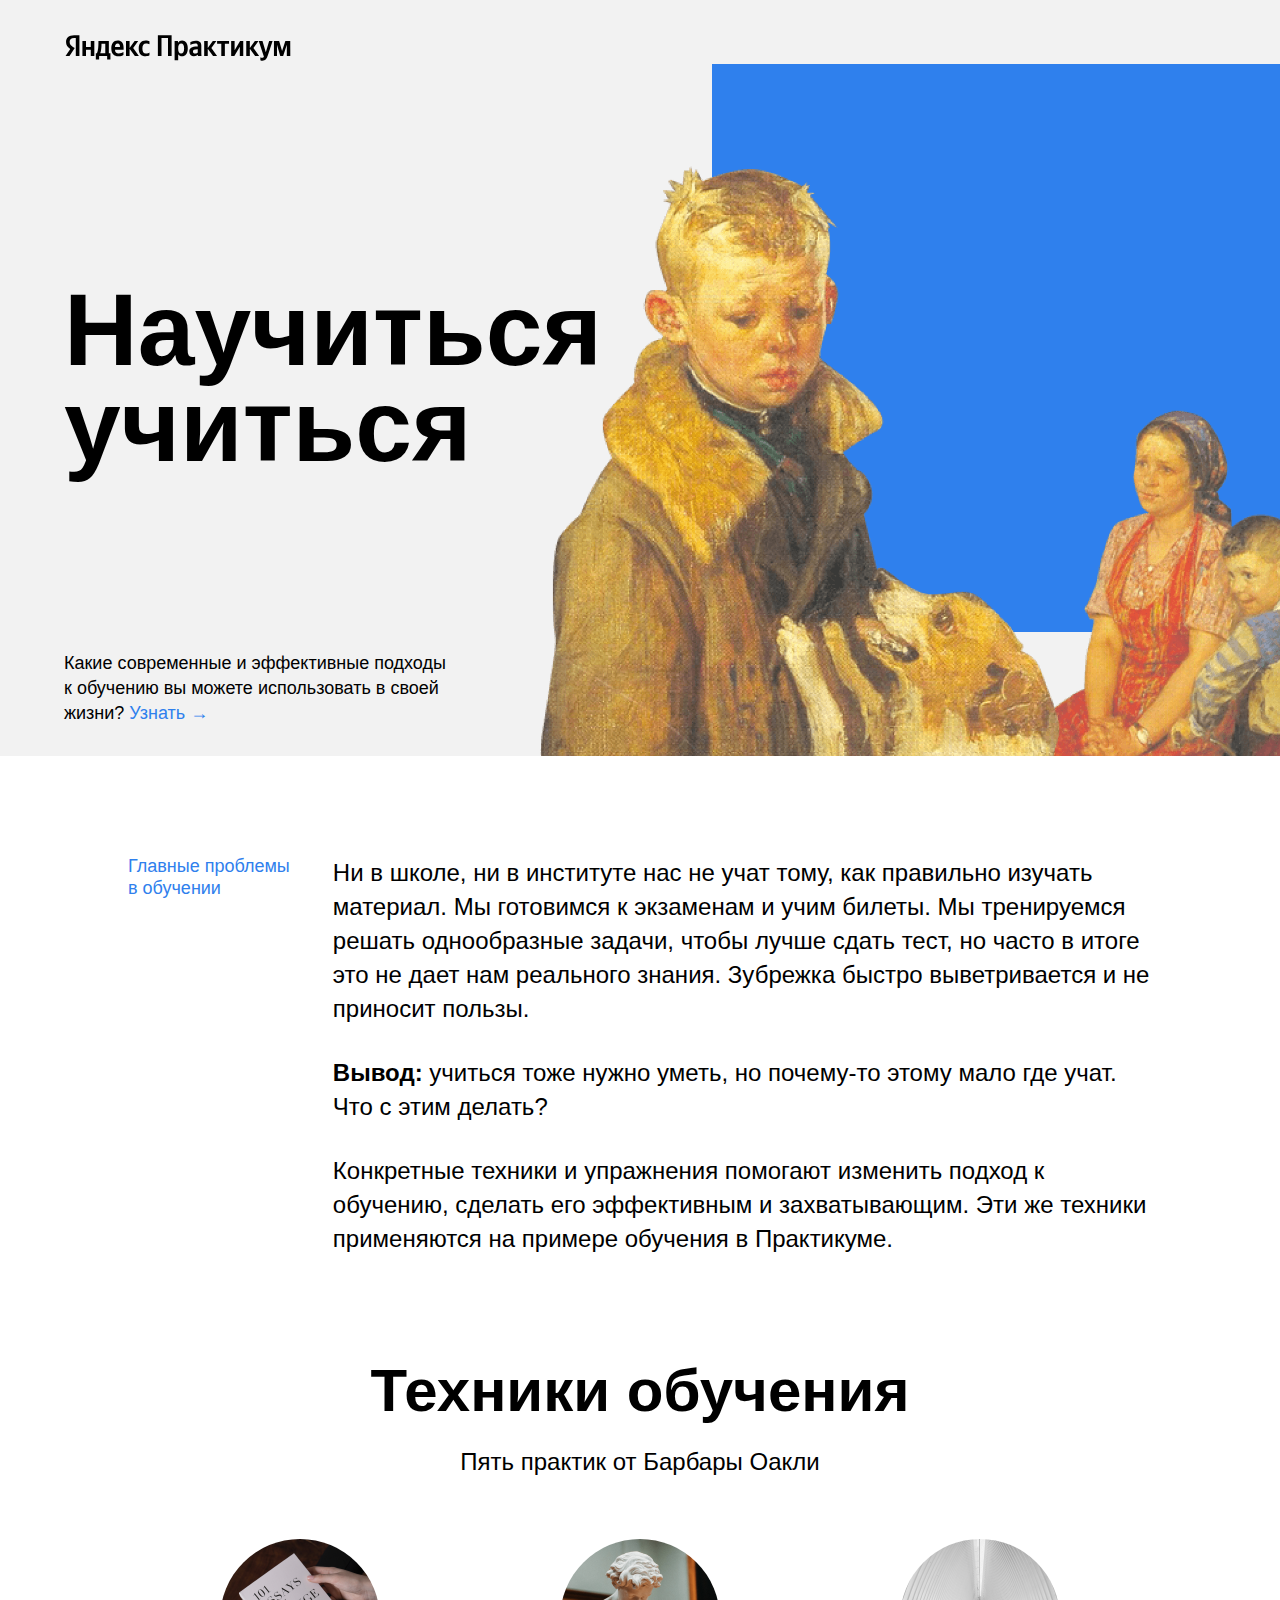
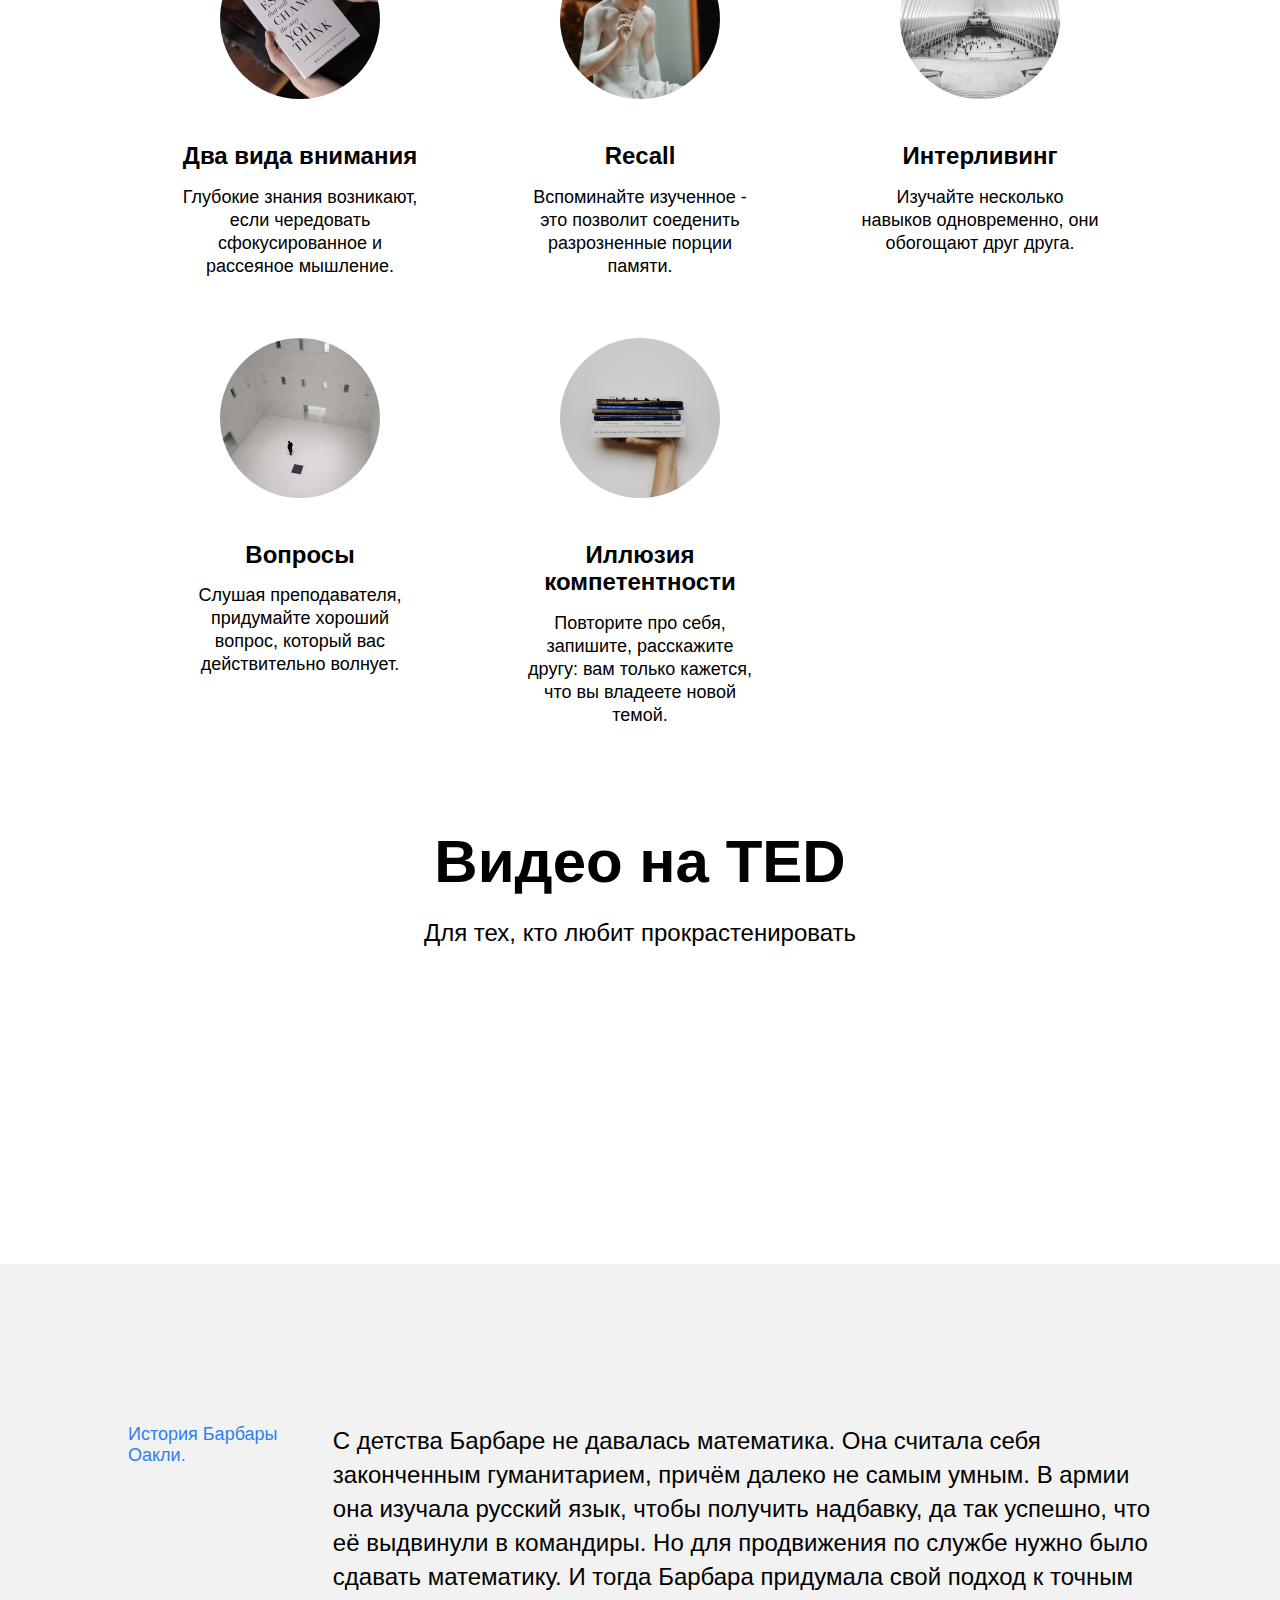
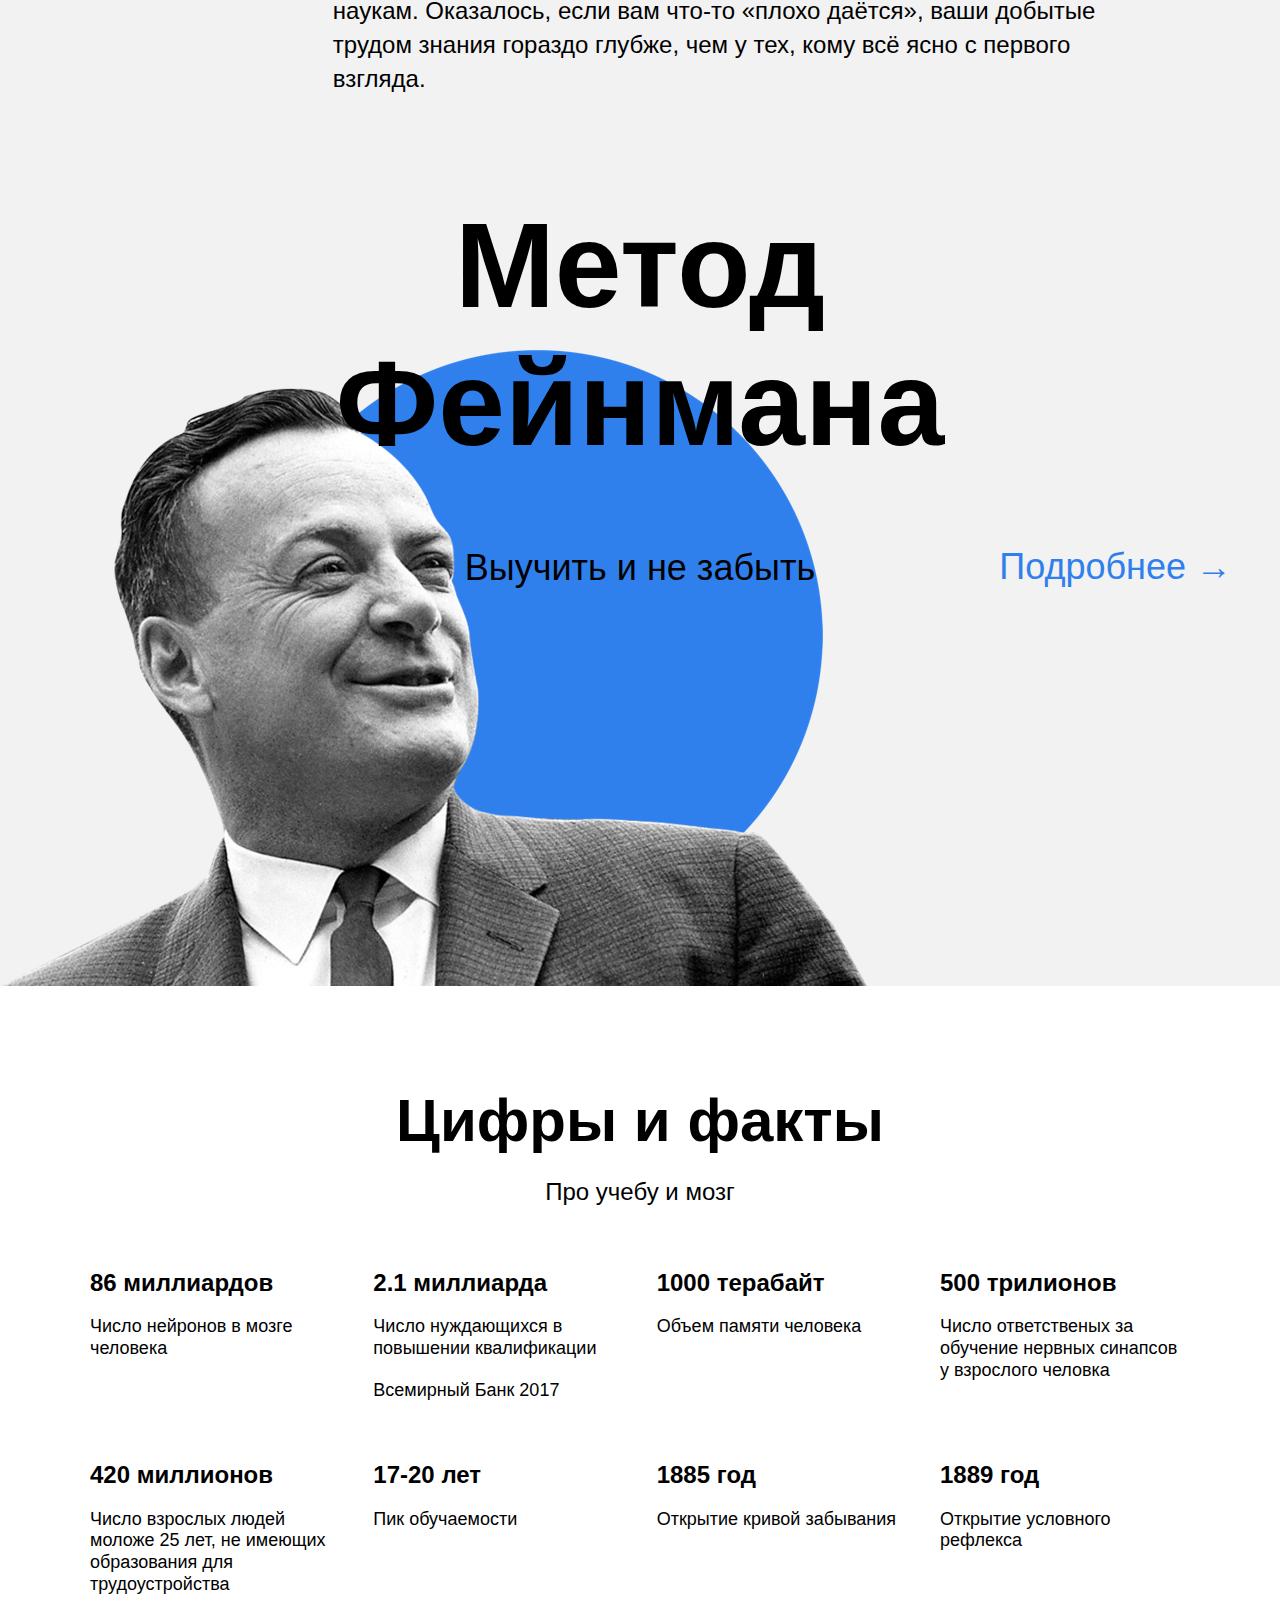
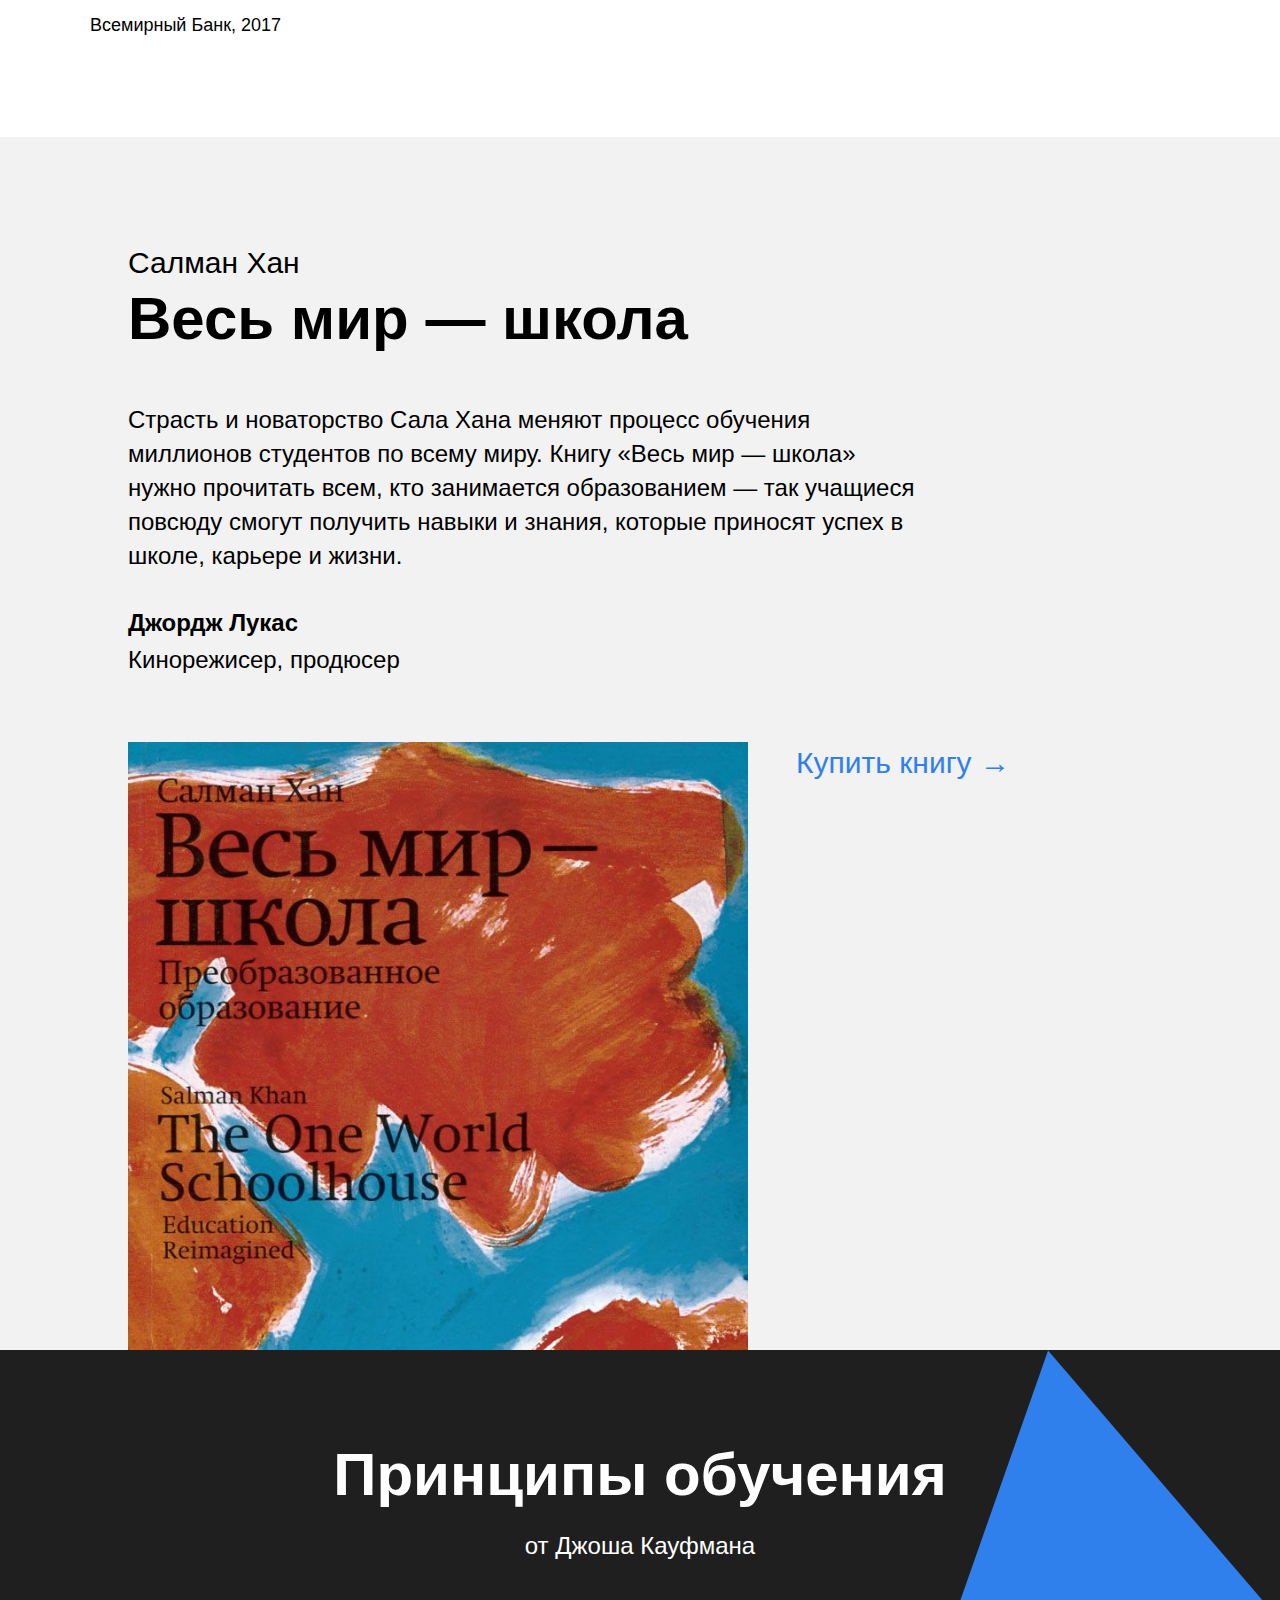
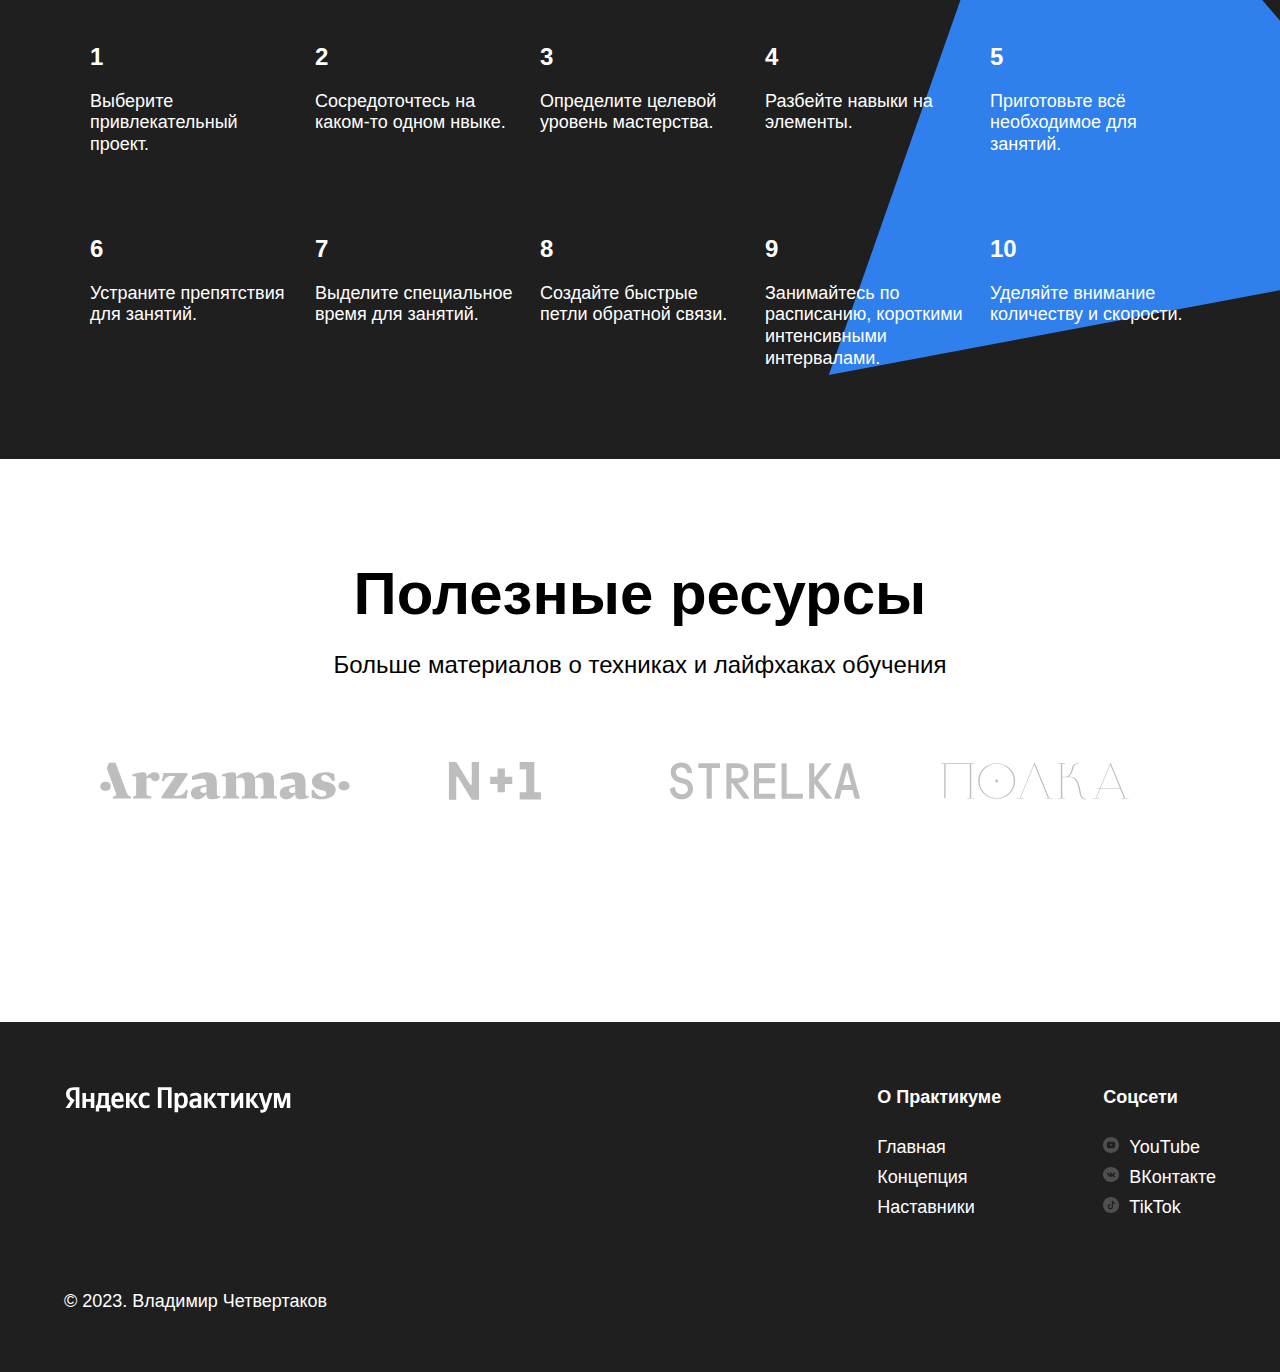
<file: index.html>
<!DOCTYPE html>
<html lang="ru">

<head>
  <meta charset="UTF-8">
  <meta name="viewport" content="width=device-width, initial-scale=1.0">
  <meta name="discription" content="Проектная работа №1 Владимир Четвертаков на Яндекс Практикуме">
  <meta name="keywords" content="CSS, HTML">
  <meta name="author" content="Владимир Четвертаков">
  <title>Научиться учиться</title>
  <link rel="shortcut icon" href="./images/feynman.png">
  <link rel="stylesheet" href="./pages/index.css">
</head>

<body class="page">
    

      <header class="header">
        <img class="logo logo_place_header" alt="Яндекс практикум" src="./images/logo_place_header.svg">
        <h1 class="header__title">Научиться учиться</h1>
        <p class="header__subtitle">Какие современные и эффективные подходы к обучению вы можете использовать в своей
          жизни?
          <a class="header__link" href="#">Узнать &rarr;</a>
        </p>
        <img class="header__main-illustration" src="./images/header-image.png" alt="Опять двойка">
        <div class="header__square-pick rotation"></div>
      </header>

      <main class="content">

        <section class="description">
          <article class="two-columns">
            <h2 class="two-columns__brief">Главные проблемы в обучении</h2>
            <div class="two-columns__main-text">
              <p class="two-columns__paragraph">
                Ни в школе, ни в институте нас не учат тому, как правильно изучать материал. Мы готовимся к экзаменам и
                учим билеты. Мы тренируемся решать однообразные задачи, чтобы лучше сдать тест, но часто в итоге это не
                дает нам реального знания. Зубрежка быстро выветривается и не приносит пользы.
              </p>
              <p class="two-columns__paragraph">
                <span class="two-columns__span-accent">Вывод:</span> учиться тоже нужно уметь, но почему-то этому мало где учат.
                Что с этим делать?
              </p>
              <p class="two-columns__paragraph">
                Конкретные техники и упражнения помогают изменить подход к обучению, сделать его эффективным и
                захватывающим. Эти же техники применяются на примере обучения в Практикуме.
              </p>
            </div>
          </article>
        </section>

        <section class="techniques">
            <h2 class="section-title">Техники обучения</h2>
            <p class="section-subtitle">Пять практик от Барбары Оакли</p>
            <div class="cards">
              <div class="cards__item">
                <img class="cards__image" src="./images/cards-attention.png" alt="Книга в руках человека">
                <h3 class="cards__title">Два вида внимания</h3>
                <p class="cards__description">
                  Глубокие знания возникают, если чередовать сфокусированное и рассеяное мышление.
                </p>
              </div>
              <div class="cards__item">
                <img class="cards__image" src="./images/cards-recall.png" alt="Скульптура в греческом ситле">
                <h3 class="cards__title">Recall</h3>
                <p class="cards__description">
                  Вспоминайте изученное - это позволит соеденить разрозненные порции памяти.
                </p>
              </div>
              <div class="cards__item">
                <img class="cards__image" src="./images/cards-interliving.png" alt="Огромное здание красивой формы с людьми">
                <h3 class="cards__title">Интерливинг</h3>
                <p class="cards__description">
                  Изучайте несколько навыков одновременно, они обогощают друг друга.
                </p>
              </div>
              <div class="cards__item">
                <img class="cards__image" src="./images/cards-question.png" alt="Человек в большой комнате с окнами">
                <h3 class="cards__title">Вопросы</h3>
                <p class="cards__description">
                  Слушая преподавателя, придумайте хороший вопрос, который вас действительно волнует.
                </p>
              </div>
              <div class="cards__item">
                <img class="cards__image" src="./images/cards-competence.png" alt="Много книг лежат на ладони">
                <h3 class="cards__title">Иллюзия компетентности</h3>
                <p class="cards__description">
                  Повторите про себя, запишите, расскажите другу: вам только кажется, что вы владеете новой темой.
                </p>
              </div>
              
            </div>
          </section>

          <section class="video">
            <h2 class="section-title">Видео на TED</h2>
            <p class="section-subtitle">Для тех, кто любит прокрастенировать</p>
            <div class="video__iframes">
                <iframe class="video__iframe" src="https://www.youtube.com/embed/arj7oStGLkU" title="YouTube video player" allow="accelerometer; autoplay; clipboard-write; encrypted-media; gyroscope; picture-in-picture; web-share" allowfullscreen></iframe>
                <iframe class="video__iframe" src="https://www.youtube.com/embed/5MgBikgcWnY" title="YouTube video player" allow="accelerometer; autoplay; clipboard-write; encrypted-media; gyroscope; picture-in-picture; web-share" allowfullscreen></iframe>
            </div>
          </section>

          <section class="oakley">
            <article class="two-columns">
                <h2 class="two-columns__brief">
                    История Барбары Оакли.
                </h2>
                <div class="two-columns__main-text">
                    <p class="two-columns__paragraph">
                    С детства Барбаре не давалась математика. Она считала себя законченным гуманитарием, причём далеко не самым умным. В армии она изучала русский язык, чтобы получить надбавку, да так успешно, что её выдвинули в командиры. Но для продвижения по службе нужно было сдавать математику. И тогда Барбара придумала свой подход к точным наукам. Оказалось, если вам что-то «плохо даётся», ваши добытые трудом знания гораздо глубже, чем у тех, кому всё ясно с первого взгляда.                    </p>
                </div>
            </article>
          </section>

          <section class="feynman">
            <h2 class="feynman__title">Метод Фейнмана</h2>
            <p class="feynman__subtitle">Выучить и не забыть</p>
            <a href="#" class="feynman__link">Подробнее &rarr;</a>
            <img class="feynman__img" src="./images/feynman.png" alt="Ричард Филлипс Фейнман на фоне синего круга">
          </section>

          <section class="digits">

            <h2 class="section-title">Цифры и факты</h2>
            <p class="section-subtitle">Про учебу и мозг</p>
            <div class="table">
              <div class="table__cell">
                <h3 class="table__heading">86 миллиардов</h3>
                <p class="table__text">
                  Число нейронов в мозге человека
                </p>
              </div>
              <div class="table__cell">
                <h3 class="table__heading">2.1 миллиарда</h3>
                <p class="table__text">Число нуждающихся в повышении квалификации</p>
                <p class="table__text">Всемирный Банк 2017</p>
              </div>
              <div class="table__cell">
                <h3 class="table__heading">1000 терабайт</h3>
                <p class="table__text">Объем памяти человека</p>
              </div>
              <div class="table__cell">
                <h3 class="table__heading">500 трилионов</h3>
                <p class="table__text">Число ответственых за обучение нервных синапсов у взрослого человка</p>
              </div>
              <div class="table__cell">
                <h3 class="table__heading">420 миллионов</h3>
                <p class="table__text">Число взрослых людей моложе 25 лет, не имеющих образования для трудоустройства</p>
                <p class="table__text">Всемирный Банк, 2017</p>
              </div>
              <div class="table__cell">
                <h3 class="table__heading">17-20 лет</h3>
                <p class="table__text">Пик обучаемости</p>
              </div>
              <div class="table__cell">
                <h3 class="table__heading">1885 год</h3>
                <p class="table__text">Открытие кривой забывания</p>
              </div>
              <div class="table__cell">
                <h3 class="table__heading">1889 год</h3>
                <p class="table__text">Открытие условного рефлекса</p>
              </div>
            </div>
          </section>

          <section class="khan">
            <div class="khan__container">
                <p class="khan__author">Салман Хан</p>
                <h2 class="khan__title">Весь мир — школа</h2>
                <blockquote class="khan__quote">Страсть и новаторство Сала Хана меняют процесс обучения миллионов студентов по всему миру. Книгу «Весь мир — школа» нужно прочитать всем, кто занимается образованием — так учащиеся повсюду смогут получить навыки и знания, которые приносят успех в школе, карьере и жизни.</blockquote>
                <h3 class="khan__quote-author">Джордж Лукас</h3>
                <p class="khan__quote-author-subline">Кинорежисер, продюсер</p>
                <div class="khan__book-container">
                    <img class="khan__book-pic" src="./images/khan-book.jpg" alt="Обложка книги Весь мир-школа">
                    <a class="khan__buy-link" href="#">Купить книгу &rarr;</a>
                </div>
            </div>
          </section>

          <section class="kaufman">
            <h2 class="section-title section-title_theme_dark">Принципы обучения</h2>
            <p class="section-subtitle section-subtitle_theme_dark">от Джоша Кауфмана</p>
            <div class="table table_theme_dark">
              <div class="table__cell table__cell_theme_dark">
                <h3 class="table__heading table__heading_theme_dark">1</h3>
                <p class="table__text table__text_theme_dark">Выберите привлекательный проект.</p>
              </div>
              <div class="table__cell table__cell_theme_dark">
                <h3 class="table__heading table__heading_theme_dark">2</h3>
                <p class="table__text table__text_theme_dark">Сосредоточтесь на каком-то одном нвыке.</p>
              </div>
              <div class="table__cell table__cell_theme_dark">
                <h3 class="table__heading table__heading_theme_dark">3</h3>
                <p class="table__text table__text_theme_dark">Определите целевой уровень мастерства.</p>
              </div>
              <div class="table__cell table__cell_theme_dark">
                <h3 class="table__heading table__heading_theme_dark">4</h3>
                <p class="table__text table__text_theme_dark">Разбейте навыки на элементы.</p>
              </div>
              <div class="table__cell table__cell_theme_dark">
                <h3 class="table__heading table__heading_theme_dark">5</h3>
                <p class="table__text table__text_theme_dark">Приготовьте всё необходимое для занятий.</p>
              </div>
              <div class="table__cell table__cell_theme_dark">
                <h3 class="table__heading table__heading_theme_dark">6</h3>
                <p class="table__text table__text_theme_dark">Устраните препятствия для занятий.</p>
              </div>
              <div class="table__cell table__cell_theme_dark">
                <h3 class="table__heading table__heading_theme_dark">7</h3>
                <p class="table__text table__text_theme_dark">Выделите специальное время для занятий.</p>
              </div>
              <div class="table__cell table__cell_theme_dark">
                <h3 class="table__heading table__heading_theme_dark">8</h3>
                <p class="table__text table__text_theme_dark">Создайте быстрые петли обратной связи.</p>
              </div>
              <div class="table__cell table__cell_theme_dark">
                <h3 class="table__heading table__heading_theme_dark">9</h3>
                <p class="table__text table__text_theme_dark">Занимайтесь по расписанию, короткими интенсивными интервалами.
                </p>
              </div>
              <div class="table__cell table__cell_theme_dark">
                <h3 class="table__heading table__heading_theme_dark">10</h3>
                <p class="table__text table__text_theme_dark">Уделяйте внимание количеству и скорости.</p>
              </div>
            </div>
            <div class="kaufman__triangle rotation">
            </div>
          </section>

          <section class="resources">
            <h2 class="section-title">Полезные ресурсы</h2>
            <p class="section-subtitle">Больше материалов о техниках и лайфхаках обучения</p>
            <ul class="resources__logo-zone">
                <li>
                    <a href="#"><img class="resources__logo" src="./images/logo/resources-arzamas.svg" alt="Логотип фирмы Арзама"></a>
                </li>
                <li>
                    <a href="#"><img class="resources__logo" src="./images/logo/resources-n1.svg" alt="Логотип фирмы H+1"></a>
                </li>
                <li>
                    <a href="#"><img class="resources__logo" src="./images/logo/resources-strelka.svg" alt="Логотип фирмы Стрелка"></a>
                </li>
                <li>
                    <a href="#"><img class="resources__logo" src="./images/logo/resources-polka.svg" alt="Логотип фирмы Полка"></a>
                </li>
            </ul>
          </section>
        </main>

        <footer class="footer">
            <div class="footer__columns">
              <div class="footer__column footer__column_content_copyright">
                <img class="logo logo_place_footer" src="./images/logo_place_footer.svg" alt="Яндекс Практикум">
                <p class="footer__author">&copy; 2023. Владимир Четвертаков</p>
              </div>
              <nav class="footer__column footer__column_column_info">
                <h2 class="footer__column-heading">О Практикуме</h2>
                <ul class="footer__column-links">
                  <li><a class="footer__column-link" href="#">Главная</a></li>
                  <li><a class="footer__column-link" href="#">Концепция</a></li>
                  <li><a class="footer__column-link" href="#">Наставники</a></li>
                </ul>
              </nav>
              <div class="footer__column footer__column_content_social">
                <h2 class="footer__column-heading">Соцсети</h2>
                <ul class="footer__column-links">
                  <li><a class="footer__column-link" href="#"><img class="footer__social-icon" src="./images/youtube-icon.svg" alt="Ютуб">YouTube</a></li>
                  <li><a class="footer__column-link" href="#"><img class="footer__social-icon" src="./images/vk_color_white.svg" alt="ВКонтакте">ВКонтакте</a></li>
                  <li><a class="footer__column-link" href="#"><img class="footer__social-icon" src="./images/tiktok-icon.svg" alt="ТикТок">TikTok</a></li>
                </ul>
              </div>
            </div>
          </footer>
    </body>
    </html>
</file>
<file: pages/index.css>
@import url("../vendor/normalize.css");
@import url("../blocks/page/page.css");
@import url("../blocks/header/header.css");
@import url("../blocks/header/__link/header__link.css");
@import url("../blocks/header/__main-illustration/header__main-illustration.css");
@import url("../blocks/header/__square-pic/header__square-pick.css");
@import url("../blocks/header/__subtitle/header__subtitle.css");
@import url("../blocks/header/__title/header__title.css");
@import url("../blocks/logo/logo.css");
@import url("../blocks/logo/_place/logo_place_footer.css");
@import url("../blocks/logo/_place/logo_place_header.css");
@import url("../blocks/rotation/rotation.css");
@import url("../blocks/description/description.css");
@import url("../blocks/two-columns/two-columns.css");
@import url("../blocks/two-columns/__brief/two-columns__brief.css");
@import url("../blocks/two-columns/__main-text/two-columns__main-text.css");
@import url("../blocks/two-columns/__paragraph/two-columns__paragraph.css");
@import url("../blocks/two-columns/__span-accent/two-columns__span-accent.css");
@import url("../blocks/techniques/techniques.css");
@import url("../blocks/section-title/section-title.css");
@import url("../blocks/section-title/_theme/section-title_theme_dark.css");
@import url("../blocks/section-subtitle/section-subtitle.css");
@import url("../blocks/section-subtitle/_theme/section-subtitle_theme_dark.css");
@import url("../blocks/cards/cards.css");
@import url("../blocks/cards/__description/cards__description.css");
@import url("../blocks/cards/__image/cards__image.css");
@import url("../blocks/cards/__item/cards__item.css");
@import url("../blocks/cards/__title/cards__title.css");
@import url("../blocks/video/video.css");
@import url("../blocks/video/__iframe/video__iframe.css");
@import url("../blocks/video/__iframes/video__iframes.css");
@import url("../blocks/digits/digits.css");
@import url("../blocks/table/table.css");
@import url("../blocks/table/__cell/table__cell.css");
@import url("../blocks/table/__cell/_theme/table__cell_theme_dark.css");
@import url("../blocks/table/__heading/table__heading.css");
@import url("../blocks/table/__heading/_theme/table__heading_theme_dark.css");
@import url("../blocks/table/__text/table__text.css");
@import url("../blocks/table/__text/_theme/table__text_theme_dark.css");
@import url("../blocks/oakley/oakley.css");
@import url("../blocks/feynman/feynman.css");
@import url("../blocks/feynman/__img/feynman__img.css");
@import url("../blocks/feynman/__link/feynman__link.css");
@import url("../blocks/feynman/__subtitle/feynman__subtitle.css");
@import url("../blocks/feynman/__title/feynman__title.css");
@import url("../blocks/khan/khan.css");
@import url("../blocks/khan/__author/khan__author.css");
@import url("../blocks/khan/__book-container/khan__book-container.css");
@import url("../blocks/khan/__book-pic/khan__book-pic.css");
@import url("../blocks/khan/__buy-link/khan__buy-link.css");
@import url("../blocks/khan/__container/khan__container.css");
@import url("../blocks/khan/__quote-author-subline/khan__quote-author-subline.css");
@import url("../blocks/khan/__quote-author/khan__quote-author.css");
@import url("../blocks/khan/__quote/khan__quote.css");
@import url("../blocks/khan/__title/khan__title.css");
@import url("../blocks/kaufman/kaufman.css");
@import url("../blocks/kaufman/__triangle/kaufman__triangle.css");
@import url("../blocks/resources/resources.css");
@import url("../blocks/resources/__logo-zone/resources__logo-zone.css");
@import url("../blocks/resources/__logo/resources__logo.css");
@import url("../blocks/footer/footer.css");
@import url("../blocks/footer/__author/footer__author.css");
@import url("../blocks/footer/__column-heading/footer__column-heading.css");
@import url("../blocks/footer/__column-link/footer__column-link.css");
@import url("../blocks/footer/__column-links/footer__column-links.css");
@import url("../blocks/footer/__column/footer__column.css");
@import url("../blocks/footer/__column/_content/footer__column_column_info.css");
@import url("../blocks/footer/__column/_content/footer__column_content_copyright.css");
@import url("../blocks/footer/__column/_content/footer__column_content_social.css");
@import url("../blocks/footer/__columns/footer__columns.css");
@import url("../blocks/footer/__social-icon/footer__social-icon.css");
</file>
